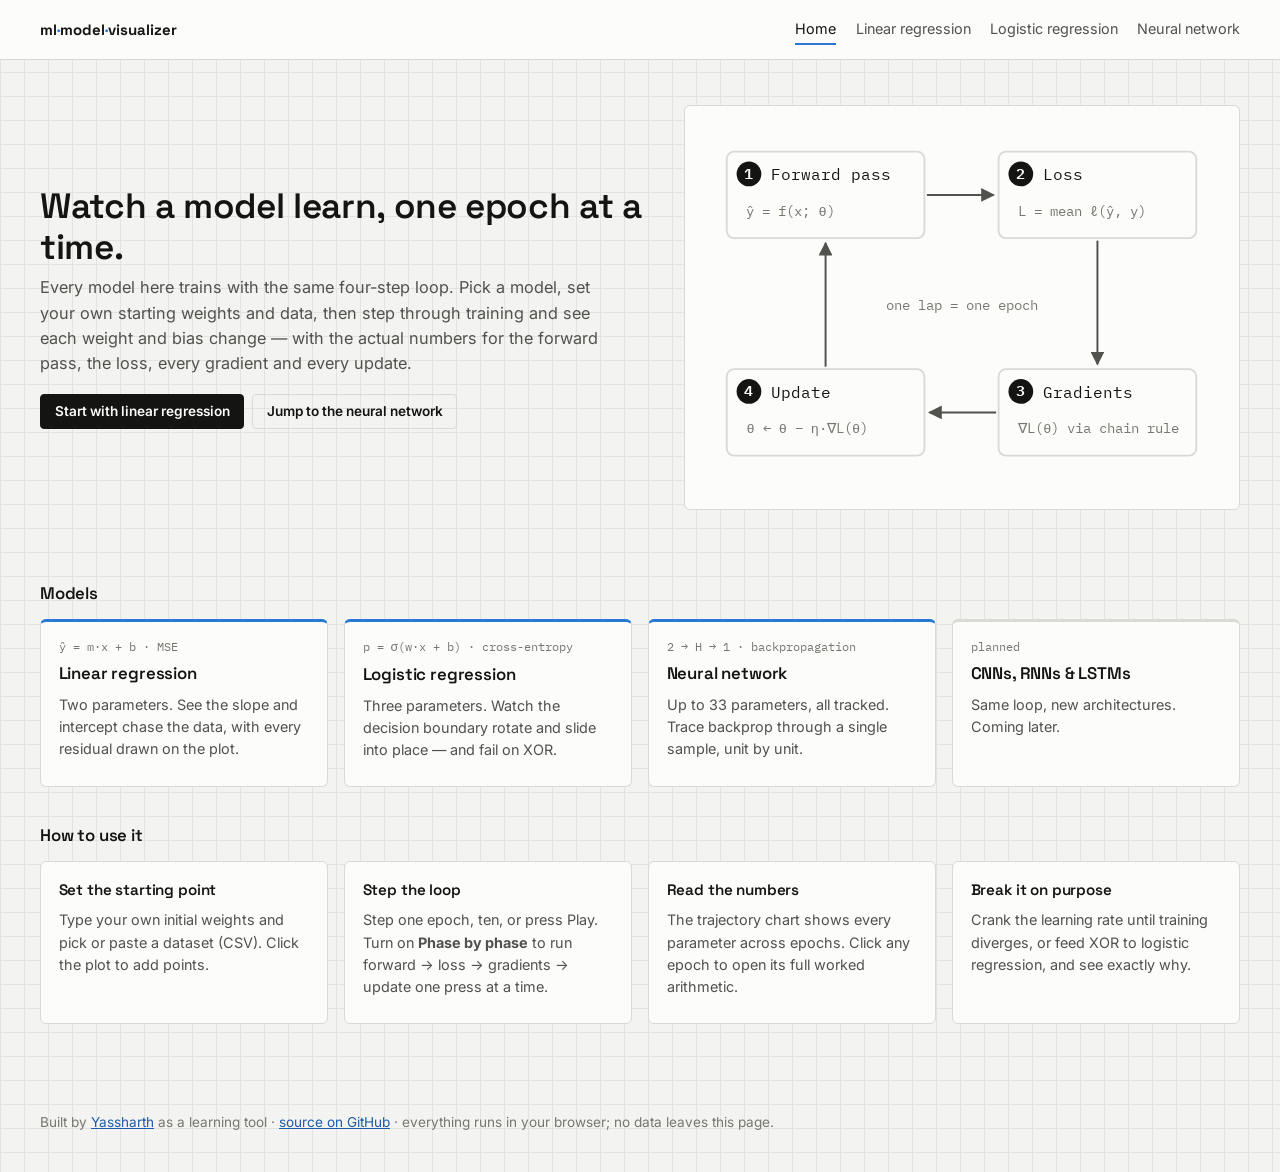
<file: index.html>
<!doctype html>
<html lang="en">
<head>
<meta charset="utf-8">
<meta name="viewport" content="width=device-width, initial-scale=1">
<title>ML Model Visualizer · watch weights learn, epoch by epoch</title>
<meta name="description" content="Step through the training loop of linear regression, logistic regression and neural networks and watch every weight and bias update, epoch by epoch, with the real numbers.">
<link rel="icon" href="data:image/svg+xml,%3Csvg xmlns='http://www.w3.org/2000/svg' viewBox='0 0 32 32'%3E%3Crect width='32' height='32' rx='6' fill='%23141412'/%3E%3Cpath d='M6 24 L13 15 L19 19 L26 8' stroke='%232a78d6' stroke-width='3' fill='none' stroke-linecap='round' stroke-linejoin='round'/%3E%3C/svg%3E">
<link rel="preconnect" href="https://fonts.googleapis.com">
<link rel="preconnect" href="https://fonts.gstatic.com" crossorigin>
<link href="https://fonts.googleapis.com/css2?family=IBM+Plex+Mono:wght@400;500;600&family=Inter:wght@400;500;600&family=Space+Grotesk:wght@500;600;700&display=swap" rel="stylesheet">
<link rel="stylesheet" href="css/style.css">
</head>
<body>
<header class="site-header">
  <a class="brand" href="index.html">ml<b>·</b>model<b>·</b>visualizer</a>
  <nav class="site-nav" aria-label="Models">
    <a href="index.html" aria-current="page">Home</a>
    <a href="linear-regression.html">Linear regression</a>
    <a href="logistic-regression.html">Logistic regression</a>
    <a href="neural-network.html">Neural network</a>
  </nav>
</header>

<main>
  <section class="hero">
    <div>
      <h1>Watch a model learn, one epoch at a time.</h1>
      <p>
        Every model here trains with the same four-step loop. Pick a model, set your own starting
        weights and data, then step through training and see each weight and bias change —
        with the actual numbers for the forward pass, the loss, every gradient and every update.
      </p>
      <div class="cta btn-row">
        <a class="btn" href="linear-regression.html">Start with linear regression</a>
        <a class="btn ghost" href="neural-network.html">Jump to the neural network</a>
      </div>
    </div>

    <figure class="loop-figure card" style="margin:0" aria-label="The training loop: forward pass, loss, gradients, update, repeat">
      <svg viewBox="0 0 420 300" role="img">
        <title>The training loop</title>
        <defs>
          <marker id="ah" viewBox="0 0 10 10" refX="9" refY="5" markerWidth="7" markerHeight="7" orient="auto-start-reverse">
            <path d="M0,0 L10,5 L0,10 z" fill="currentColor" style="color:var(--text-secondary)"/>
          </marker>
        </defs>
        <!-- boxes -->
        <rect class="box" x="20" y="24" width="160" height="70" rx="6"/>
        <rect class="box" x="240" y="24" width="160" height="70" rx="6"/>
        <rect class="box" x="240" y="200" width="160" height="70" rx="6"/>
        <rect class="box" x="20" y="200" width="160" height="70" rx="6"/>
        <circle class="num-badge" cx="38" cy="42" r="10"/><text class="num-text" x="38" y="46" text-anchor="middle">1</text>
        <circle class="num-badge" cx="258" cy="42" r="10"/><text class="num-text" x="258" y="46" text-anchor="middle">2</text>
        <circle class="num-badge" cx="258" cy="218" r="10"/><text class="num-text" x="258" y="222" text-anchor="middle">3</text>
        <circle class="num-badge" cx="38" cy="218" r="10"/><text class="num-text" x="38" y="222" text-anchor="middle">4</text>
        <text x="56" y="47">Forward pass</text>
        <text class="sub" x="36" y="76">ŷ = f(x; θ)</text>
        <text x="276" y="47">Loss</text>
        <text class="sub" x="256" y="76">L = mean ℓ(ŷ, y)</text>
        <text x="276" y="223">Gradients</text>
        <text class="sub" x="256" y="252">∇L(θ) via chain rule</text>
        <text x="56" y="223">Update</text>
        <text class="sub" x="36" y="252">θ ← θ − η·∇L(θ)</text>
        <!-- arrows -->
        <path class="arrow" d="M182 59 H236" marker-end="url(#ah)"/>
        <path class="arrow" d="M320 96 V196" marker-end="url(#ah)"/>
        <path class="arrow" d="M238 235 H184" marker-end="url(#ah)"/>
        <path class="arrow" d="M100 198 V98" marker-end="url(#ah)"/>
        <text class="sub" x="210" y="152" text-anchor="middle">one lap = one epoch</text>
      </svg>
    </figure>
  </section>

  <h2 class="section-title">Models</h2>
  <div class="models">
    <a class="card model-card" href="linear-regression.html">
      <span class="kicker">ŷ = m·x + b · MSE</span>
      <h2>Linear regression</h2>
      <p>Two parameters. See the slope and intercept chase the data, with every residual drawn on the plot.</p>
    </a>
    <a class="card model-card" href="logistic-regression.html">
      <span class="kicker">p = σ(w·x + b) · cross-entropy</span>
      <h2>Logistic regression</h2>
      <p>Three parameters. Watch the decision boundary rotate and slide into place — and fail on XOR.</p>
    </a>
    <a class="card model-card" href="neural-network.html">
      <span class="kicker">2 → H → 1 · backpropagation</span>
      <h2>Neural network</h2>
      <p>Up to 33 parameters, all tracked. Trace backprop through a single sample, unit by unit.</p>
    </a>
    <div class="card model-card soon">
      <span class="kicker">planned</span>
      <h2>CNNs, RNNs &amp; LSTMs</h2>
      <p>Same loop, new architectures. Coming later.</p>
    </div>
  </div>

  <h2 class="section-title">How to use it</h2>
  <div class="how">
    <div class="card"><h3>Set the starting point</h3><p>Type your own initial weights and pick or paste a dataset (CSV). Click the plot to add points.</p></div>
    <div class="card"><h3>Step the loop</h3><p>Step one epoch, ten, or press Play. Turn on <b>Phase by phase</b> to run forward → loss → gradients → update one press at a time.</p></div>
    <div class="card"><h3>Read the numbers</h3><p>The trajectory chart shows every parameter across epochs. Click any epoch to open its full worked arithmetic.</p></div>
    <div class="card"><h3>Break it on purpose</h3><p>Crank the learning rate until training diverges, or feed XOR to logistic regression, and see exactly why.</p></div>
  </div>
</main>

<footer>
  Built by <a href="https://github.com/Yassharth">Yassharth</a> as a learning tool ·
  <a href="https://github.com/Yassharth/ml_model_visualizer">source on GitHub</a> ·
  everything runs in your browser; no data leaves this page.
</footer>
</body>
</html>
</file>
<file: css/style.css>
/* ============================================================
   ML Model Visualizer
   Concept: a lab notebook on graph paper. Numbers are the
   protagonists, so every value is set in monospace with tabular
   figures and the chrome stays quiet around them.
   ============================================================ */

:root {
  color-scheme: light;
  --paper: #f3f4f1;
  --paper-line: #e2e4de;
  --surface: #fcfcfb;
  --surface-2: #f6f6f3;
  --border: #d9dad3;
  --text-primary: #141412;
  --text-secondary: #52514e;
  --text-muted: #77766f;
  --grid: #ebebe6;
  --axis: #bdbcb4;
  --accent: #2a78d6;
  --accent-ink: #1c5cab;
  --up: #1c5cab;
  --down: #c23b3a;
  --warn-bg: #fdecec;
  --warn-ink: #9a2827;
  --highlight: #fff3c4;
  --neutral-mid: #f0efec;
  /* categorical series (validated order) */
  --series-1: #2a78d6;
  --series-2: #eb6834;
  --series-3: #1baf7a;
  --series-4: #eda100;
  --series-loss: #e34948;

  --mono: "IBM Plex Mono", ui-monospace, SFMono-Regular, Menlo, Consolas, monospace;
  --sans: "Inter", system-ui, -apple-system, "Segoe UI", sans-serif;
  --display: "Space Grotesk", var(--sans);
  --radius: 6px;
}

@media (prefers-color-scheme: dark) {
  :root:not([data-theme="light"]) {
    color-scheme: dark;
    --paper: #121211;
    --paper-line: #1d1d1b;
    --surface: #1a1a19;
    --surface-2: #222220;
    --border: #34342f;
    --text-primary: #f0efec;
    --text-secondary: #c3c2b7;
    --text-muted: #8e8d84;
    --grid: #272725;
    --axis: #4a4a45;
    --accent: #3987e5;
    --accent-ink: #86b6ef;
    --up: #86b6ef;
    --down: #f08a89;
    --warn-bg: #3a1d1d;
    --warn-ink: #f6b4b3;
    --highlight: #3b3417;
    --neutral-mid: #383835;
    --series-1: #3987e5;
    --series-2: #d95926;
    --series-3: #199e70;
    --series-4: #c98500;
    --series-loss: #e66767;
  }
}

* { box-sizing: border-box; }

body {
  margin: 0;
  font-family: var(--sans);
  font-size: 15px;
  line-height: 1.55;
  color: var(--text-primary);
  background-color: var(--paper);
  background-image:
    linear-gradient(var(--paper-line) 1px, transparent 1px),
    linear-gradient(90deg, var(--paper-line) 1px, transparent 1px);
  background-size: 24px 24px;
  min-height: 100vh;
}

a { color: var(--accent-ink); }
code, .num { font-family: var(--mono); font-size: 0.9em; font-variant-numeric: tabular-nums; }
h1, h2, h3, h4 { font-family: var(--display); font-weight: 600; letter-spacing: -0.01em; margin: 0; }
h1 { font-size: clamp(1.6rem, 3vw, 2.2rem); line-height: 1.15; }
h2 { font-size: 1.05rem; }
h3 { font-size: 0.95rem; }
h4 { font-size: 0.85rem; margin: 1rem 0 0.4rem; color: var(--text-secondary); }
p { margin: 0.5rem 0; }
.muted { color: var(--text-muted); font-weight: 400; }

/* ---------- chrome ---------- */

.site-header {
  display: flex; align-items: center; justify-content: space-between; flex-wrap: wrap;
  gap: 0.6rem 1.5rem;
  padding: 0.9rem clamp(16px, 4vw, 40px);
  background: var(--surface);
  border-bottom: 1px solid var(--border);
  position: sticky; top: 0; z-index: 10;
}
.brand { font-family: var(--display); font-weight: 700; text-decoration: none; color: var(--text-primary); white-space: nowrap; }
.brand b { color: var(--accent); font-weight: 700; }
.site-nav { display: flex; gap: 0.2rem 1.2rem; flex-wrap: wrap; font-size: 0.9rem; }
.site-nav a { color: var(--text-secondary); text-decoration: none; padding: 0.2rem 0; border-bottom: 2px solid transparent; }
.site-nav a:hover, .site-nav a[aria-current="page"] { color: var(--text-primary); border-bottom-color: var(--accent); }

main { max-width: 1320px; margin: 0 auto; padding: 1.8rem clamp(16px, 4vw, 40px) 4rem; }

.page-head { margin-bottom: 1.4rem; max-width: 80ch; }
.page-head .formula { font-family: var(--mono); color: var(--text-secondary); margin-top: 0.35rem; }
.page-head p { color: var(--text-secondary); }

footer { max-width: 1320px; margin: 0 auto; padding: 1.5rem clamp(16px, 4vw, 40px) 2.5rem; color: var(--text-muted); font-size: 0.85rem; }

/* ---------- workspace ---------- */

.workspace { display: grid; grid-template-columns: 300px minmax(0, 1fr); gap: 1.4rem; align-items: start; }
@media (max-width: 980px) { .workspace { grid-template-columns: minmax(0, 1fr); } }

.controls { display: flex; flex-direction: column; gap: 1rem; position: sticky; top: 72px; max-height: calc(100vh - 88px); overflow-y: auto; padding-bottom: 0.5rem; }
@media (max-width: 980px) { .controls { position: static; max-height: none; } }

.stage { display: flex; flex-direction: column; gap: 1.2rem; min-width: 0; }

.card {
  background: var(--surface);
  border: 1px solid var(--border);
  border-radius: var(--radius);
  padding: 1rem 1.1rem;
  min-width: 0;
}
.card-head { display: flex; justify-content: space-between; align-items: baseline; gap: 0.5rem 1rem; flex-wrap: wrap; margin-bottom: 0.6rem; }
.card-head .hint { font-size: 0.8rem; color: var(--text-muted); }

.row-2 { display: grid; grid-template-columns: minmax(0, 1.7fr) minmax(0, 1fr); gap: 1.2rem; }
.row-2.even { grid-template-columns: minmax(0, 1fr) minmax(0, 1fr); }
@media (max-width: 1180px) { .row-2, .row-2.even { grid-template-columns: minmax(0, 1fr); } }

/* ---------- form controls ---------- */

.field { margin-bottom: 0.8rem; }
.field:last-child { margin-bottom: 0; }
.field > label, .field-label { display: block; font-size: 0.82rem; color: var(--text-secondary); margin-bottom: 0.3rem; }
.field-label { display: flex; justify-content: space-between; gap: 0.5rem; }
.field-label .num { color: var(--text-primary); }
input[type="range"] { width: 100%; accent-color: var(--accent); }
input[type="number"], select, textarea {
  width: 100%;
  font: 0.86rem/1.3 var(--mono);
  padding: 0.38rem 0.5rem;
  border: 1px solid var(--border);
  border-radius: 4px;
  background: var(--surface-2);
  color: var(--text-primary);
}
textarea { resize: vertical; min-height: 4.2rem; }
input:focus-visible, select:focus-visible, textarea:focus-visible, button:focus-visible { outline: 2px solid var(--accent); outline-offset: 1px; }

.check { display: flex; gap: 0.5rem; align-items: flex-start; font-size: 0.85rem; color: var(--text-secondary); margin: 0.2rem 0 0.8rem; cursor: pointer; }
.check input { margin-top: 0.2rem; accent-color: var(--accent); }

.btn {
  font: 600 0.85rem/1 var(--sans);
  padding: 0.6rem 0.85rem;
  border-radius: 4px;
  border: 1px solid var(--text-primary);
  background: var(--text-primary);
  color: var(--surface);
  cursor: pointer;
  white-space: nowrap;
}
.btn:hover { filter: brightness(1.15); }
.btn:disabled { opacity: 0.45; cursor: not-allowed; }
.btn.ghost { background: transparent; color: var(--text-primary); border-color: var(--border); }
.btn.ghost:hover { border-color: var(--text-primary); filter: none; }
.btn.small { padding: 0.4rem 0.6rem; font-size: 0.8rem; }
.btn.wide { width: 100%; }
.btn-row { display: flex; flex-wrap: wrap; gap: 0.5rem; }
.btn-row + .btn-row, .btn-row + .field, .field + .btn-row { margin-top: 0.7rem; }

.w-grid, #init-weights { display: grid; grid-template-columns: 1fr 1fr 1fr; gap: 0.5rem; margin-bottom: 0.7rem; }
#init-weights.dense { grid-template-columns: 1fr 1fr; max-height: 240px; overflow-y: auto; padding-right: 2px; }
.w-input { display: flex; flex-direction: column; gap: 0.2rem; font: 0.75rem var(--mono); color: var(--text-secondary); }

.stats { display: grid; grid-template-columns: 1fr 1fr; gap: 0.6rem; }
.stat .label { display: block; font-size: 0.72rem; color: var(--text-muted); text-transform: uppercase; letter-spacing: 0.04em; }
.stat .value { font: 500 1.15rem var(--mono); font-variant-numeric: tabular-nums; }
.warn { margin-top: 0.7rem; background: var(--warn-bg); color: var(--warn-ink); border-radius: 4px; padding: 0.55rem 0.7rem; font-size: 0.84rem; }
.kbd-hint { font-size: 0.76rem; color: var(--text-muted); margin-top: 0.6rem; }
kbd { font: 0.72rem var(--mono); border: 1px solid var(--border); border-bottom-width: 2px; border-radius: 3px; padding: 0 0.3rem; background: var(--surface-2); }

/* ---------- plots ---------- */

.plot-wrap { position: relative; width: 100%; }
.plot-wrap canvas { display: block; border-radius: 4px; cursor: crosshair; }
.legend { display: flex; flex-wrap: wrap; gap: 0.4rem 1rem; font-size: 0.8rem; color: var(--text-secondary); margin-top: 0.55rem; align-items: center; }
.swatch { display: inline-block; width: 10px; height: 10px; border-radius: 2px; margin-right: 0.4rem; vertical-align: -1px; flex: none; }
.swatch.dash { height: 0; border-top: 2px dashed var(--text-secondary); width: 16px; border-radius: 0; vertical-align: 3px; }
.swatch.line { height: 3px; width: 16px; border-radius: 2px; vertical-align: 2px; }

.chip {
  display: inline-flex; align-items: center;
  font: 0.78rem var(--sans); color: var(--text-primary);
  padding: 0.25rem 0.55rem; border: 1px solid var(--border); border-radius: 99px;
  background: var(--surface-2); cursor: pointer;
}
.chip.is-off { opacity: 0.45; text-decoration: line-through; }
.legend-note { font-size: 0.76rem; color: var(--text-muted); }

.linechart { position: relative; width: 100%; }
.linechart canvas { display: block; cursor: pointer; }
.chart-tip {
  position: absolute; left: 0; top: 0; pointer-events: none; z-index: 5;
  background: var(--surface); border: 1px solid var(--border); border-radius: 4px;
  box-shadow: 0 4px 14px rgba(0, 0, 0, 0.12);
  padding: 0.45rem 0.55rem; font-size: 0.76rem; min-width: 150px; max-width: 260px;
}
.tip-head { font-family: var(--mono); color: var(--text-muted); margin-bottom: 0.2rem; }
.tip-row { display: flex; align-items: center; gap: 0.3rem; white-space: nowrap; }
.tip-row.is-hot { font-weight: 600; }
.tip-label { flex: 1; overflow: hidden; text-overflow: ellipsis; color: var(--text-secondary); }
.tip-val { font-family: var(--mono); font-variant-numeric: tabular-nums; }
.tip-more { color: var(--text-muted); font-size: 0.72rem; margin-top: 0.2rem; }

#net-diagram { width: 100%; height: auto; display: block; }
#net-diagram text { font-family: var(--mono); font-size: 11px; fill: var(--text-secondary); paint-order: stroke; stroke: var(--surface); stroke-width: 3px; stroke-linejoin: round; }
#net-diagram .node { fill: var(--surface-2); stroke: var(--text-primary); stroke-width: 1.5; }

/* ---------- the "inside epoch k" panel ---------- */

.math-panel .card-head { align-items: center; }
.scrubber { display: flex; align-items: center; gap: 0.5rem; flex-wrap: wrap; }
.scrubber input[type="range"] { width: 200px; }
#epoch-label { font: 500 0.95rem var(--display); }

.loop-strip { display: grid; grid-template-columns: repeat(4, 1fr); gap: 0; margin: 0.4rem 0 1rem; counter-reset: ph; }
.loop-strip li {
  list-style: none; position: relative;
  padding: 0.5rem 0.6rem 0.5rem 0.9rem; font-size: 0.82rem; color: var(--text-muted);
  border-top: 3px solid var(--border);
}
.loop-strip li b { display: block; font-family: var(--display); color: var(--text-secondary); font-size: 0.88rem; }
.loop-strip li.is-done { border-top-color: var(--accent); color: var(--text-secondary); }
.loop-strip li.is-done b { color: var(--text-primary); }
.loop-strip li.is-current { background: var(--highlight); }
.loop-strip { padding: 0; }
@media (max-width: 640px) { .loop-strip { grid-template-columns: 1fr 1fr; } }

.phase { border-top: 1px solid var(--border); padding: 0.9rem 0 0.4rem; }
.phase-title { display: flex; align-items: baseline; gap: 0.6rem; }
.phase-title .badge {
  display: inline-grid; place-items: center; width: 1.6rem; height: 1.6rem; flex: none;
  border-radius: 50%; background: var(--text-primary); color: var(--surface);
  font: 600 0.8rem var(--mono);
}
.phase.is-locked .badge { background: var(--border); color: var(--text-muted); }
.phase.is-locked h3 { color: var(--text-muted); }
.phase-body { padding-left: 2.2rem; color: var(--text-secondary); font-size: 0.9rem; }
@media (max-width: 640px) { .phase-body { padding-left: 0; } }
.phase-body .locked { color: var(--text-muted); font-style: italic; }
.phase-body .given code { color: var(--text-primary); margin-right: 0.6rem; }
.phase-body .aside { font-size: 0.82rem; color: var(--text-muted); }
.phase-body .rule { font-size: 1rem; }
.phase-body .rule code { color: var(--text-primary); background: var(--surface-2); padding: 0.2rem 0.5rem; border-radius: 4px; }

.eq {
  display: flex; flex-wrap: wrap; align-items: baseline; gap: 0.15rem 0.45rem;
  font-family: var(--mono); font-size: 0.86rem; font-variant-numeric: tabular-nums;
  background: var(--surface-2); border-left: 3px solid var(--accent);
  padding: 0.45rem 0.7rem; margin: 0.45rem 0; border-radius: 0 4px 4px 0;
  color: var(--text-primary);
}
.eq-lhs { font-weight: 600; }
.eq-op { color: var(--text-muted); }
.eq-sym { color: var(--text-secondary); }
.eq-res { font-weight: 600; }
.delta { font-family: var(--mono); font-size: 0.8rem; margin-left: 0.6rem; }
.delta.up { color: var(--up); }
.delta.down { color: var(--down); }

.trace-head { display: flex; flex-wrap: wrap; gap: 0.5rem 1rem; align-items: center; margin-bottom: 0.3rem; }
.trace-head select { width: auto; display: inline-block; margin-left: 0.3rem; }

.table-wrap { overflow-x: auto; margin: 0.5rem 0; border: 1px solid var(--border); border-radius: 4px; }
table.math-table, table.log { border-collapse: collapse; width: 100%; font: 0.8rem var(--mono); font-variant-numeric: tabular-nums; }
.math-table th, .log th { text-align: right; font-weight: 500; color: var(--text-muted); background: var(--surface-2); padding: 0.35rem 0.55rem; white-space: nowrap; position: sticky; top: 0; }
.math-table td, .log td { text-align: right; padding: 0.3rem 0.55rem; border-top: 1px solid var(--grid); white-space: nowrap; color: var(--text-primary); }
.math-table th:first-child, .math-table td:first-child, .log th:first-child, .log td:first-child { text-align: left; }
.math-table tfoot td { font-weight: 600; border-top: 2px solid var(--border); }
.update-table tbody tr { cursor: pointer; }
.update-table tbody tr:hover, .log tbody tr:hover { background: var(--surface-2); }
.update-table tr.is-focus, .log tr.is-sel { background: var(--highlight) !important; }
.more-rows summary { cursor: pointer; font-size: 0.8rem; color: var(--accent-ink); margin: 0.2rem 0; }

#math-empty { color: var(--text-muted); padding: 0.6rem 0; }

.log-scroll { max-height: 320px; overflow: auto; border: 1px solid var(--border); border-radius: 4px; }
.log-scroll .log tbody tr { cursor: pointer; }

/* ---------- landing page ---------- */

.hero { display: grid; grid-template-columns: minmax(0, 1.1fr) minmax(0, 1fr); gap: 2rem; align-items: center; padding: 1rem 0 2.2rem; }
@media (max-width: 900px) { .hero { grid-template-columns: minmax(0, 1fr); } }
.hero p { color: var(--text-secondary); font-size: 1.02rem; max-width: 58ch; }
.hero .cta { margin-top: 1.1rem; }
.hero .cta a { text-decoration: none; display: inline-block; }

.loop-figure svg { width: 100%; height: auto; display: block; }
.loop-figure text { font-family: var(--mono); font-size: 13px; fill: var(--text-primary); }
.loop-figure .sub { font-size: 11px; fill: var(--text-muted); }
.loop-figure .box { fill: var(--surface); stroke: var(--border); stroke-width: 1.5; }
.loop-figure .arrow { stroke: var(--text-secondary); stroke-width: 1.6; fill: none; }
.loop-figure .num-badge { fill: var(--text-primary); }
.loop-figure .num-text { fill: var(--surface); font-weight: 600; font-size: 12px; }

.models { display: grid; grid-template-columns: repeat(auto-fit, minmax(250px, 1fr)); gap: 1rem; }
.model-card { display: block; text-decoration: none; color: inherit; border-top: 3px solid var(--accent); transition: transform 0.12s ease; }
.model-card:hover { transform: translateY(-2px); }
.model-card .kicker { font: 0.78rem var(--mono); color: var(--text-muted); display: block; margin-bottom: 0.35rem; }
.model-card p { color: var(--text-secondary); font-size: 0.9rem; }
.model-card.soon { border-top-color: var(--border); }
.model-card.soon:hover { transform: none; }

.section-title { margin: 2.2rem 0 0.8rem; }
.how { display: grid; grid-template-columns: repeat(auto-fit, minmax(220px, 1fr)); gap: 1rem; }
.how .card p { color: var(--text-secondary); font-size: 0.9rem; }

@media (prefers-reduced-motion: reduce) { * { transition: none !important; scroll-behavior: auto !important; } }
</file>
